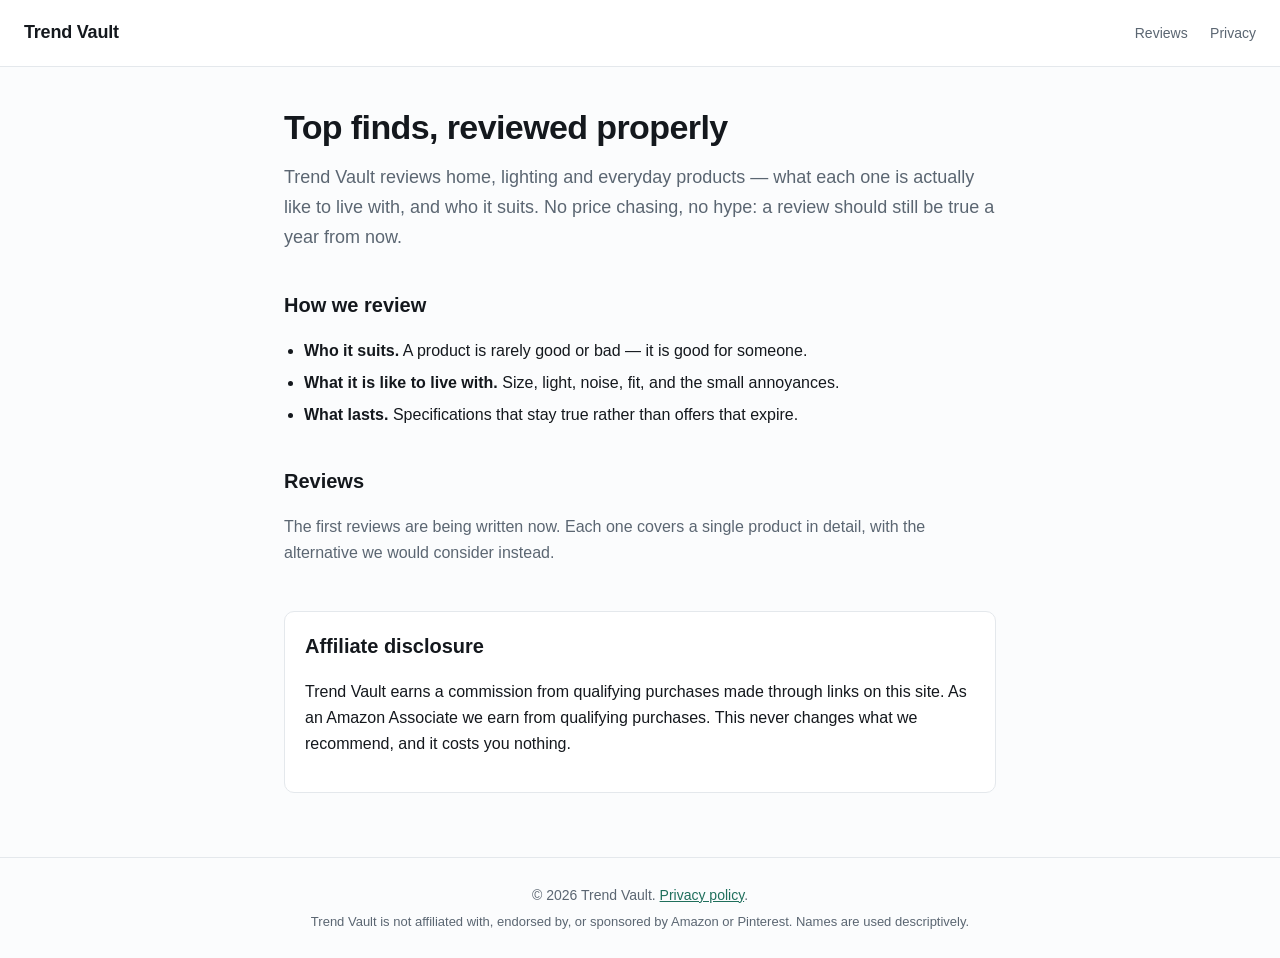
<file: index.html>
<!doctype html>
<html lang="en">
  <head>
    <meta charset="utf-8" />
    <meta name="viewport" content="width=device-width, initial-scale=1" />
    <title>Trend Vault — Top Finds &amp; Product Reviews</title>
    <meta
      name="description"
      content="Trend Vault reviews home, lighting and everyday products — what each one is actually like to live with, and who it suits."
    />
    <link rel="stylesheet" href="style.css" />
  </head>
  <body>
    <header>
      <a class="brand" href="/">Trend Vault</a>
      <nav>
        <a href="/">Reviews</a>
        <a href="privacy.html">Privacy</a>
      </nav>
    </header>

    <main>
      <h1>Top finds, reviewed properly</h1>
      <p class="lede">
        Trend Vault reviews home, lighting and everyday products — what each one is
        actually like to live with, and who it suits. No price chasing, no hype: a
        review should still be true a year from now.
      </p>

      <section>
        <h2>How we review</h2>
        <ul class="points">
          <li><strong>Who it suits.</strong> A product is rarely good or bad — it is good for someone.</li>
          <li><strong>What it is like to live with.</strong> Size, light, noise, fit, and the small annoyances.</li>
          <li><strong>What lasts.</strong> Specifications that stay true rather than offers that expire.</li>
        </ul>
      </section>

      <section>
        <h2>Reviews</h2>
        <p class="muted">
          The first reviews are being written now. Each one covers a single product in
          detail, with the alternative we would consider instead.
        </p>
      </section>

      <section class="disclosure">
        <h2>Affiliate disclosure</h2>
        <p>
          Trend Vault earns a commission from qualifying purchases made through links
          on this site. As an Amazon Associate we earn from qualifying purchases. This
          never changes what we recommend, and it costs you nothing.
        </p>
      </section>
    </main>

    <footer>
      <p>© <span id="year">2026</span> Trend Vault. <a href="privacy.html">Privacy policy</a>.</p>
      <p class="muted small">
        Trend Vault is not affiliated with, endorsed by, or sponsored by Amazon or
        Pinterest. Names are used descriptively.
      </p>
    </footer>

    <script>
      document.getElementById('year').textContent = String(new Date().getFullYear());
    </script>
  </body>
</html>
</file>
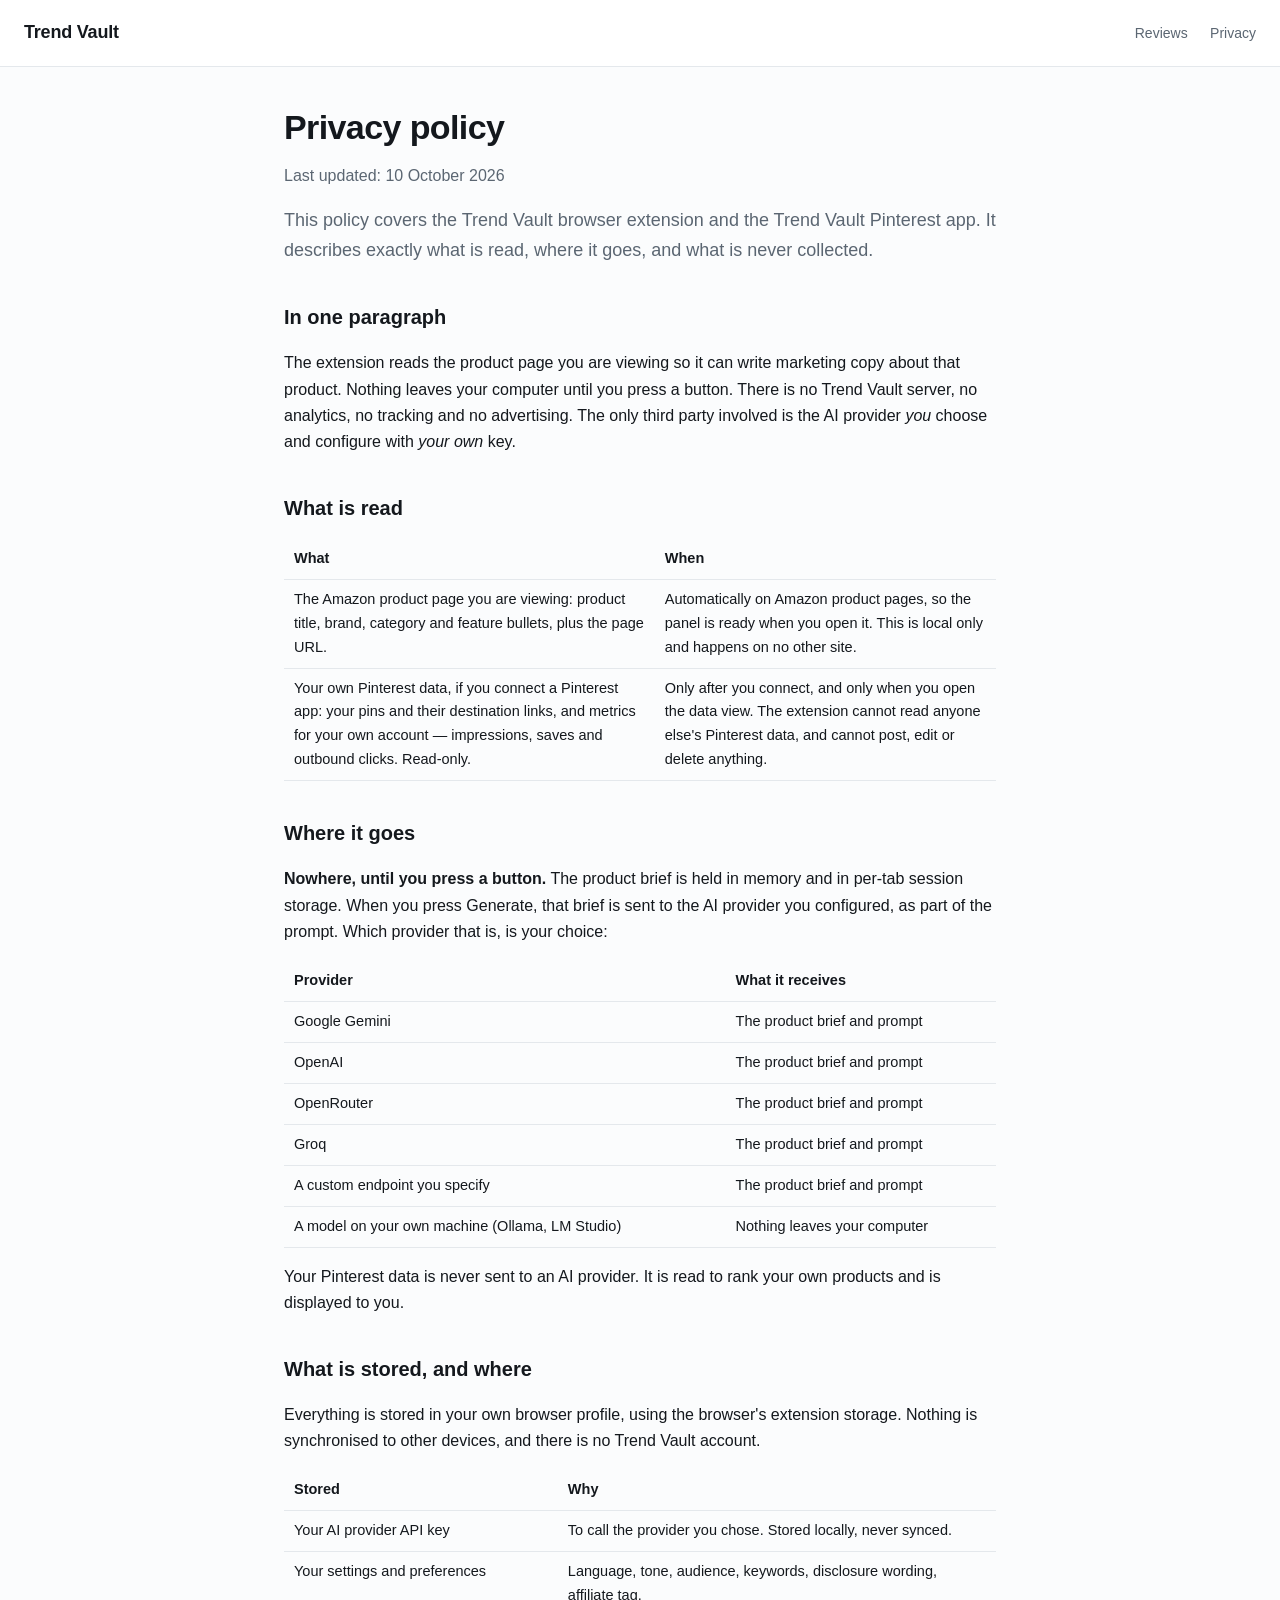
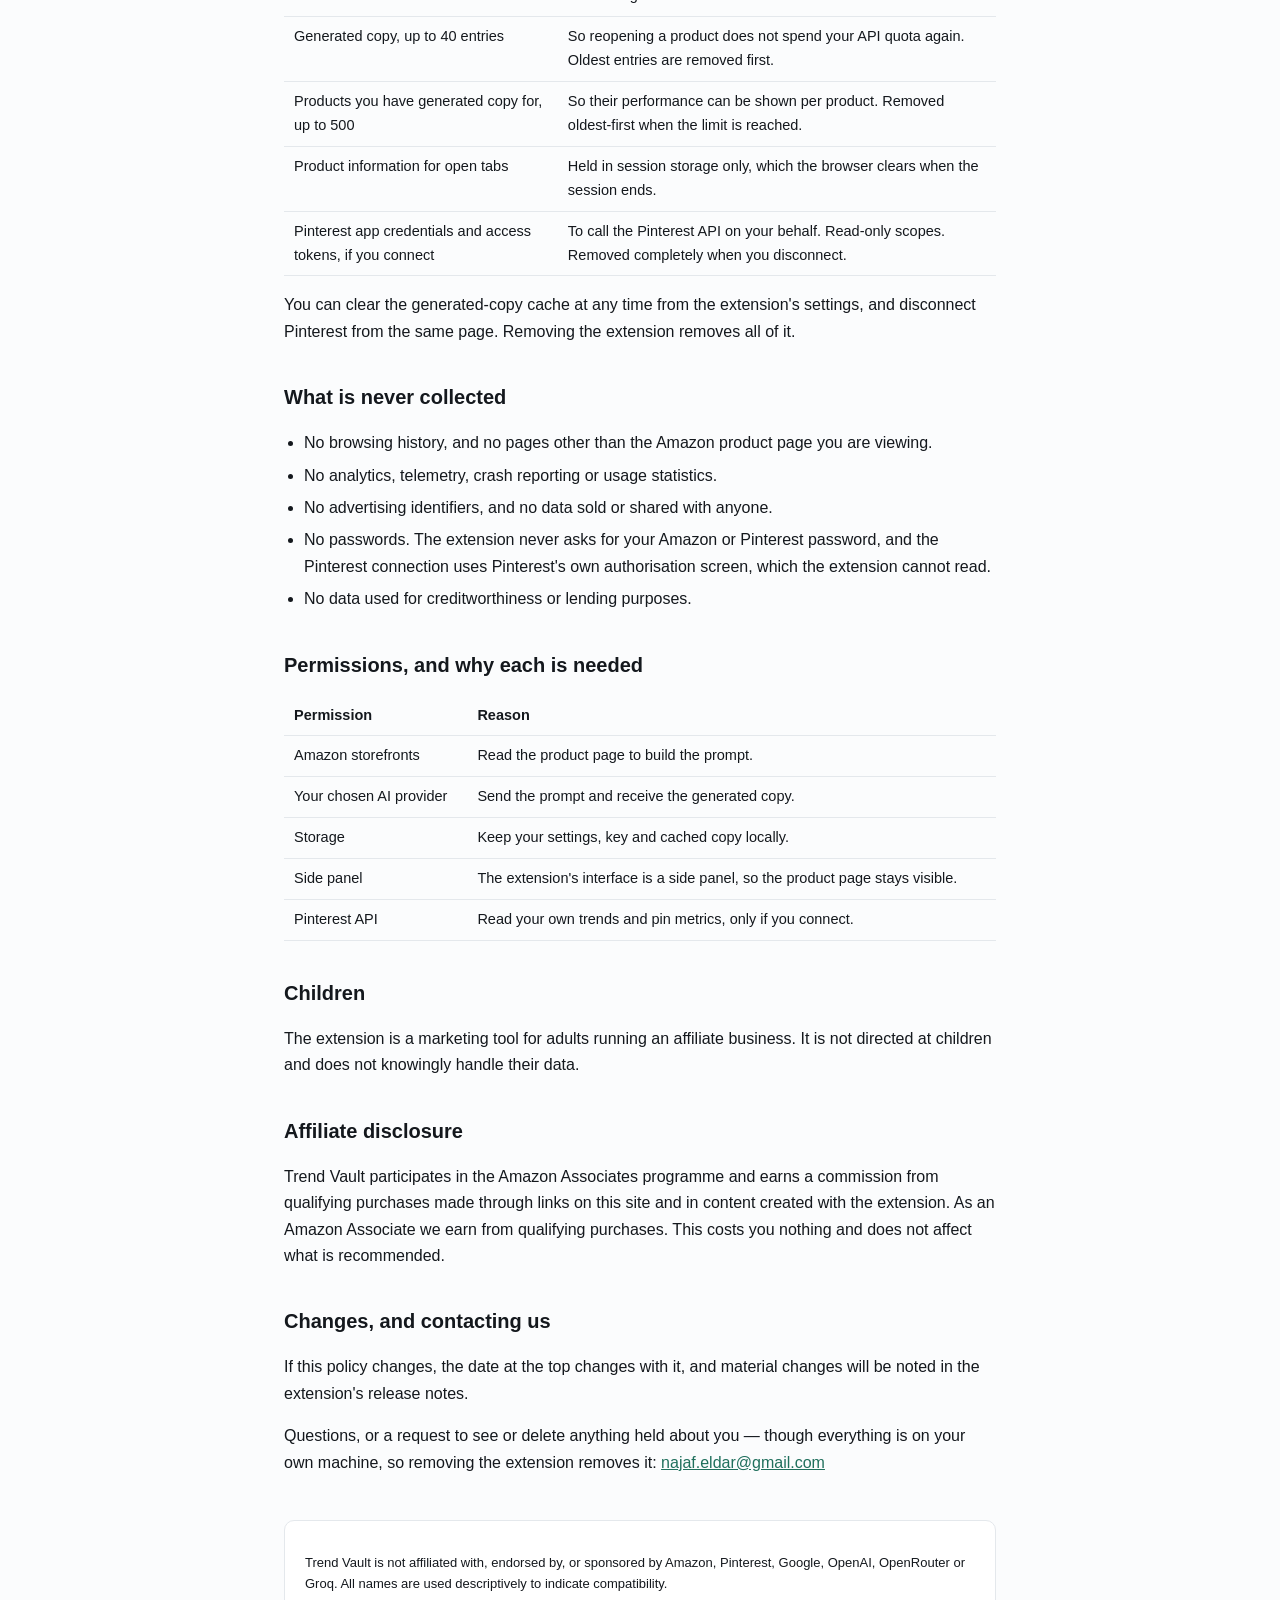
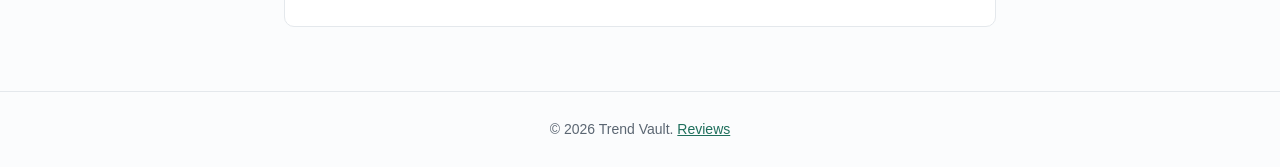
<file: privacy.html>
<!doctype html>
<html lang="en">
  <head>
    <meta charset="utf-8" />
    <meta name="viewport" content="width=device-width, initial-scale=1" />
    <title>Privacy policy — Trend Vault</title>
    <meta name="description" content="What the Trend Vault browser extension and Pinterest app read, where it goes, and what is never collected." />
    <link rel="stylesheet" href="style.css" />
  </head>
  <body>
    <header>
      <a class="brand" href="/">Trend Vault</a>
      <nav>
        <a href="/">Reviews</a>
        <a href="privacy.html">Privacy</a>
      </nav>
    </header>

    <main>
      <h1>Privacy policy</h1>
      <p class="muted">Last updated: 10 October 2026</p>

      <p class="lede">
        This policy covers the Trend Vault browser extension and the Trend Vault
        Pinterest app. It describes exactly what is read, where it goes, and what is
        never collected.
      </p>

      <section>
        <h2>In one paragraph</h2>
        <p>
          The extension reads the product page you are viewing so it can write
          marketing copy about that product. Nothing leaves your computer until you
          press a button. There is no Trend Vault server, no analytics, no tracking
          and no advertising. The only third party involved is the AI provider
          <em>you</em> choose and configure with <em>your own</em> key.
        </p>
      </section>

      <section>
        <h2>What is read</h2>
        <table>
          <tr>
            <th>What</th>
            <th>When</th>
          </tr>
          <tr>
            <td>
              The Amazon product page you are viewing: product title, brand, category
              and feature bullets, plus the page URL.
            </td>
            <td>
              Automatically on Amazon product pages, so the panel is ready when you
              open it. This is local only and happens on no other site.
            </td>
          </tr>
          <tr>
            <td>
              Your own Pinterest data, if you connect a Pinterest app: your pins and
              their destination links, and metrics for your own account —
              impressions, saves and outbound clicks. Read-only.
            </td>
            <td>
              Only after you connect, and only when you open the data view. The
              extension cannot read anyone else's Pinterest data, and cannot post,
              edit or delete anything.
            </td>
          </tr>
        </table>
      </section>

      <section>
        <h2>Where it goes</h2>
        <p>
          <strong>Nowhere, until you press a button.</strong> The product brief is held
          in memory and in per-tab session storage. When you press Generate, that brief
          is sent to the AI provider you configured, as part of the prompt. Which
          provider that is, is your choice:
        </p>
        <table>
          <tr><th>Provider</th><th>What it receives</th></tr>
          <tr><td>Google Gemini</td><td>The product brief and prompt</td></tr>
          <tr><td>OpenAI</td><td>The product brief and prompt</td></tr>
          <tr><td>OpenRouter</td><td>The product brief and prompt</td></tr>
          <tr><td>Groq</td><td>The product brief and prompt</td></tr>
          <tr><td>A custom endpoint you specify</td><td>The product brief and prompt</td></tr>
          <tr><td>A model on your own machine (Ollama, LM Studio)</td><td>Nothing leaves your computer</td></tr>
        </table>
        <p>
          Your Pinterest data is never sent to an AI provider. It is read to rank your
          own products and is displayed to you.
        </p>
      </section>

      <section>
        <h2>What is stored, and where</h2>
        <p>
          Everything is stored in your own browser profile, using the browser's
          extension storage. Nothing is synchronised to other devices, and there is no
          Trend Vault account.
        </p>
        <table>
          <tr><th>Stored</th><th>Why</th></tr>
          <tr><td>Your AI provider API key</td><td>To call the provider you chose. Stored locally, never synced.</td></tr>
          <tr><td>Your settings and preferences</td><td>Language, tone, audience, keywords, disclosure wording, affiliate tag.</td></tr>
          <tr><td>Generated copy, up to 40 entries</td><td>So reopening a product does not spend your API quota again. Oldest entries are removed first.</td></tr>
          <tr><td>Products you have generated copy for, up to 500</td><td>So their performance can be shown per product. Removed oldest-first when the limit is reached.</td></tr>
          <tr><td>Product information for open tabs</td><td>Held in session storage only, which the browser clears when the session ends.</td></tr>
          <tr><td>Pinterest app credentials and access tokens, if you connect</td><td>To call the Pinterest API on your behalf. Read-only scopes. Removed completely when you disconnect.</td></tr>
        </table>
        <p>
          You can clear the generated-copy cache at any time from the extension's
          settings, and disconnect Pinterest from the same page. Removing the extension
          removes all of it.
        </p>
      </section>

      <section>
        <h2>What is never collected</h2>
        <ul class="points">
          <li>No browsing history, and no pages other than the Amazon product page you are viewing.</li>
          <li>No analytics, telemetry, crash reporting or usage statistics.</li>
          <li>No advertising identifiers, and no data sold or shared with anyone.</li>
          <li>No passwords. The extension never asks for your Amazon or Pinterest password, and the Pinterest connection uses Pinterest's own authorisation screen, which the extension cannot read.</li>
          <li>No data used for creditworthiness or lending purposes.</li>
        </ul>
      </section>

      <section>
        <h2>Permissions, and why each is needed</h2>
        <table>
          <tr><th>Permission</th><th>Reason</th></tr>
          <tr><td>Amazon storefronts</td><td>Read the product page to build the prompt.</td></tr>
          <tr><td>Your chosen AI provider</td><td>Send the prompt and receive the generated copy.</td></tr>
          <tr><td>Storage</td><td>Keep your settings, key and cached copy locally.</td></tr>
          <tr><td>Side panel</td><td>The extension's interface is a side panel, so the product page stays visible.</td></tr>
          <tr><td>Pinterest API</td><td>Read your own trends and pin metrics, only if you connect.</td></tr>
        </table>
      </section>

      <section>
        <h2>Children</h2>
        <p>
          The extension is a marketing tool for adults running an affiliate business. It
          is not directed at children and does not knowingly handle their data.
        </p>
      </section>

      <section>
        <h2>Affiliate disclosure</h2>
        <p>
          Trend Vault participates in the Amazon Associates programme and earns a
          commission from qualifying purchases made through links on this site and in
          content created with the extension. As an Amazon Associate we earn from
          qualifying purchases. This costs you nothing and does not affect what is
          recommended.
        </p>
      </section>

      <section>
        <h2>Changes, and contacting us</h2>
        <p>
          If this policy changes, the date at the top changes with it, and material
          changes will be noted in the extension's release notes.
        </p>
        <p>
          Questions, or a request to see or delete anything held about you — though
          everything is on your own machine, so removing the extension removes it:
          <a href="mailto:najaf.eldar@gmail.com">najaf.eldar@gmail.com</a>
        </p>
      </section>

      <section class="disclosure">
        <p class="small">
          Trend Vault is not affiliated with, endorsed by, or sponsored by Amazon,
          Pinterest, Google, OpenAI, OpenRouter or Groq. All names are used
          descriptively to indicate compatibility.
        </p>
      </section>
    </main>

    <footer>
      <p>© <span id="year">2026</span> Trend Vault. <a href="/">Reviews</a></p>
    </footer>

    <script>
      document.getElementById('year').textContent = String(new Date().getFullYear());
    </script>
  </body>
</html>
</file>
<file: style.css>
:root {
  --ink: #14181d;
  --muted: #5b6672;
  --line: #e4e8ec;
  --accent: #1f6f5c;
  --bg: #fbfcfd;
}
* { box-sizing: border-box; }
body {
  margin: 0;
  background: var(--bg);
  color: var(--ink);
  font: 16px/1.65 -apple-system, BlinkMacSystemFont, 'Segoe UI', Roboto, Helvetica, Arial, sans-serif;
}
header {
  display: flex; align-items: center; justify-content: space-between;
  gap: 16px; padding: 18px 24px; border-bottom: 1px solid var(--line); background: #fff;
}
.brand { font-weight: 700; font-size: 18px; color: var(--ink); text-decoration: none; letter-spacing: -0.2px; }
nav a { margin-left: 18px; color: var(--muted); text-decoration: none; font-size: 14px; }
nav a:hover { color: var(--accent); }
main { max-width: 760px; margin: 0 auto; padding: 40px 24px 64px; }
h1 { font-size: 34px; line-height: 1.2; margin: 0 0 16px; letter-spacing: -0.6px; }
h2 { font-size: 20px; margin: 36px 0 10px; }
.lede { font-size: 18px; color: var(--muted); margin: 0 0 8px; }
ul.points { padding-left: 20px; }
ul.points li { margin: 6px 0; }
.muted { color: var(--muted); }
.small { font-size: 13px; }
section.disclosure { margin-top: 44px; padding: 18px 20px; border: 1px solid var(--line); border-radius: 10px; background: #fff; }
section.disclosure h2 { margin-top: 0; }
table { width: 100%; border-collapse: collapse; margin: 14px 0; font-size: 14.5px; }
th, td { text-align: left; vertical-align: top; padding: 8px 10px; border-bottom: 1px solid var(--line); }
th { font-weight: 600; }
code { background: #f1f4f6; padding: 1px 5px; border-radius: 4px; font-size: 13.5px; }
a { color: var(--accent); }
footer { border-top: 1px solid var(--line); padding: 22px 24px; text-align: center; color: var(--muted); font-size: 14px; }
footer p { margin: 4px 0; }
</file>
